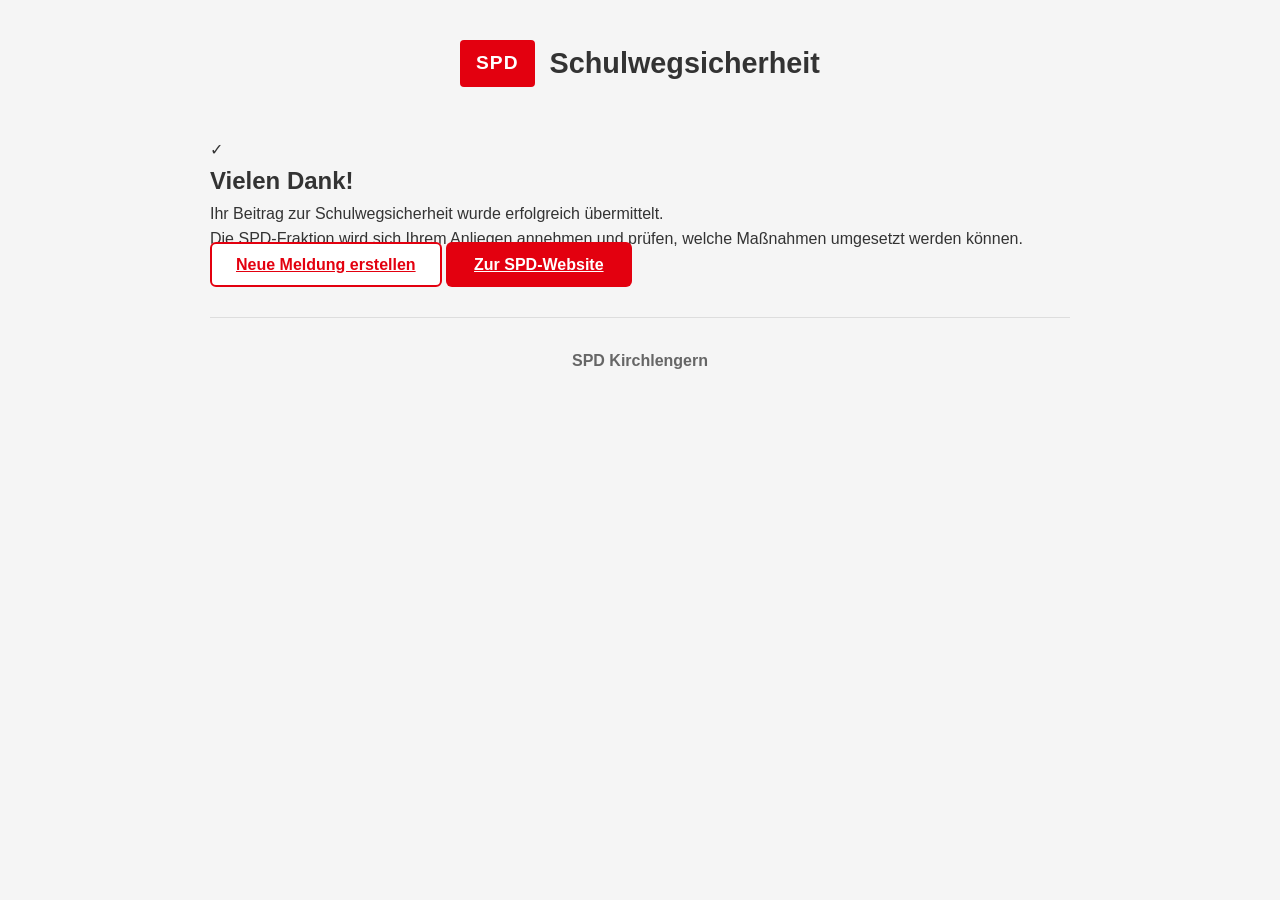
<file: danke.html>
<!DOCTYPE html>
<html lang="de">
<head>
    <meta charset="UTF-8">
    <meta name="viewport" content="width=device-width, initial-scale=1.0">
    <title>Danke für Ihre Beteiligung!</title>
    <link rel="stylesheet" href="styles.css">
</head>
<body>
    <div class="container">
        <header>
            <div class="logo">
                <span class="spd-logo">SPD</span>
                <h1>Schulwegsicherheit</h1>
            </div>
        </header>

        <main class="success-page">
            <div class="success-message">
                <div class="success-icon">✓</div>
                <h2>Vielen Dank!</h2>
                <p>Ihr Beitrag zur Schulwegsicherheit wurde erfolgreich übermittelt.</p>
                <p>Die SPD-Fraktion wird sich Ihrem Anliegen annehmen und prüfen, welche Maßnahmen umgesetzt werden können.</p>
                
                <div class="success-actions">
                    <a href="index.html" class="btn-secondary">Neue Meldung erstellen</a>
                    <a href="https://spd-kirchlengern.de" class="btn-primary" target="_blank">Zur SPD-Website</a>
                </div>
            </div>
        </main>

        <footer>
            <div class="footer-content">
                <p><strong>SPD Kirchlengern</strong></p>
            </div>
        </footer>
    </div>
</body>
</html>
</file>
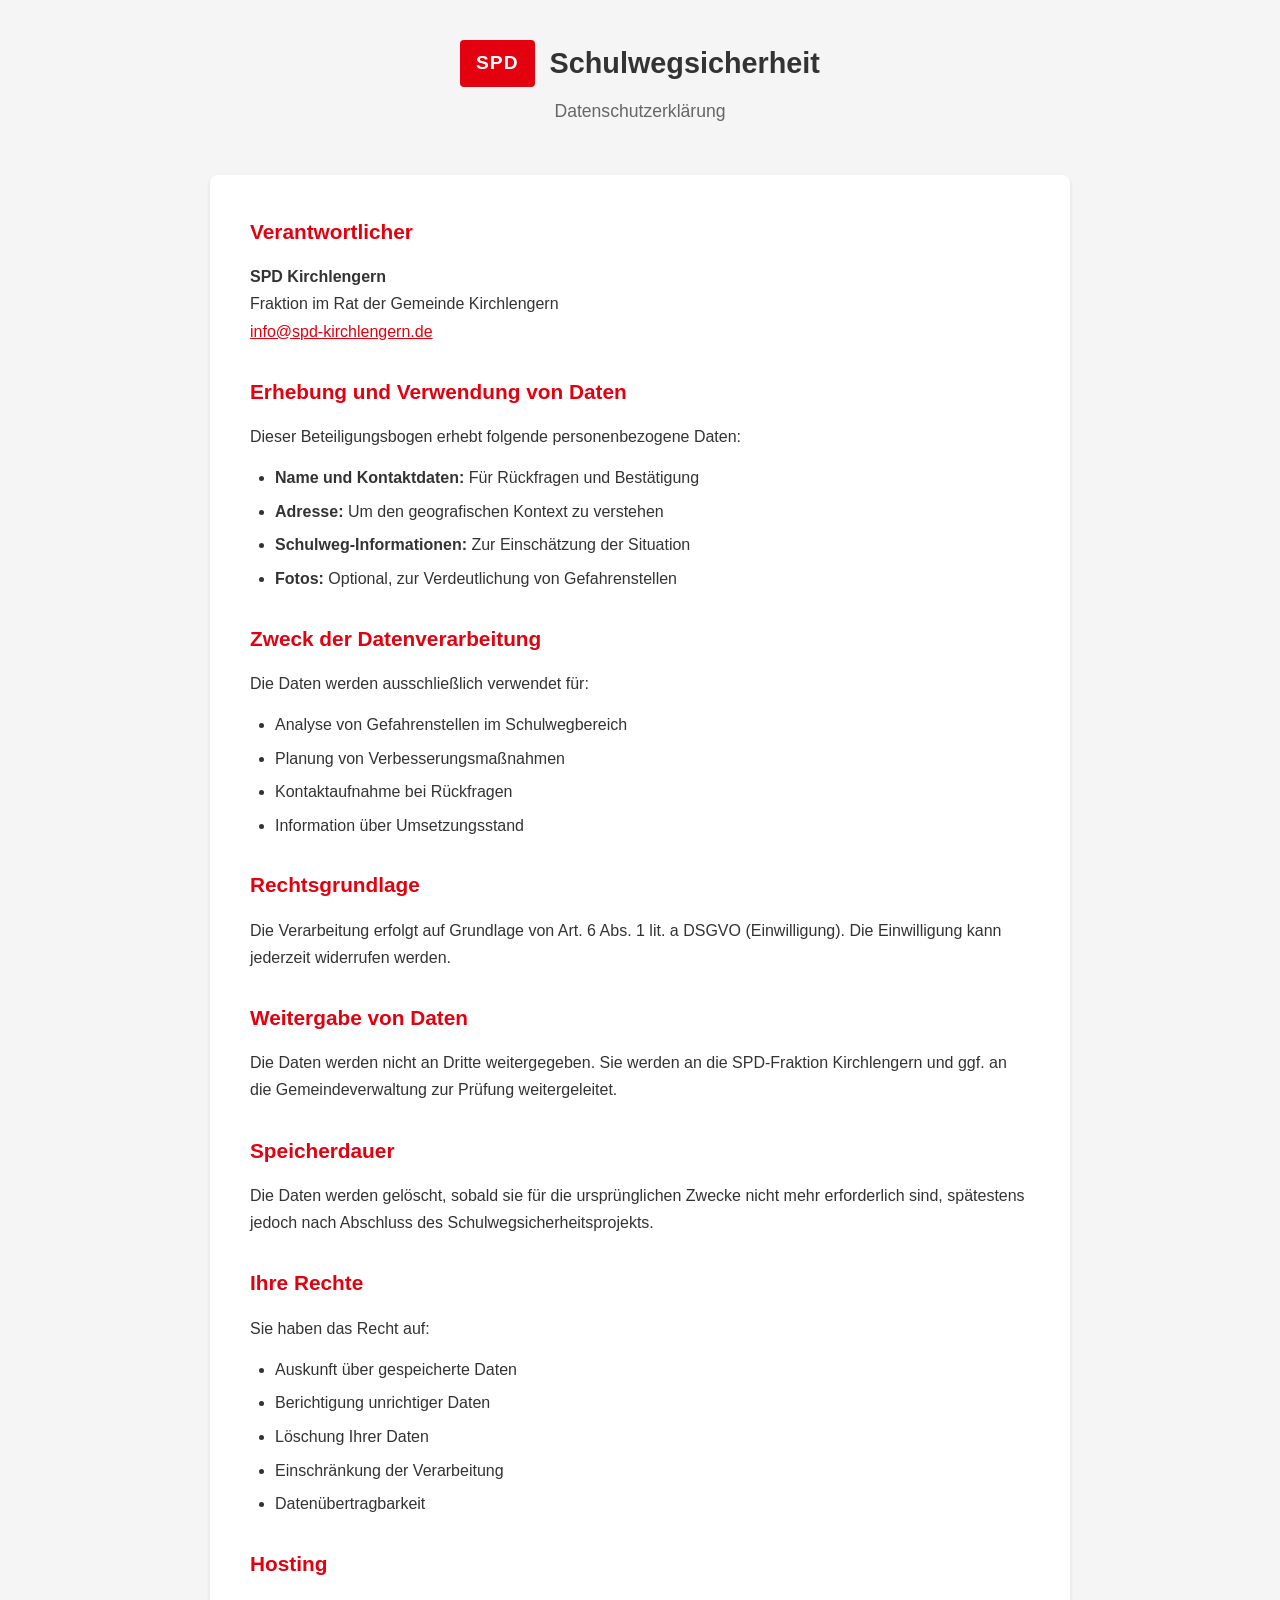
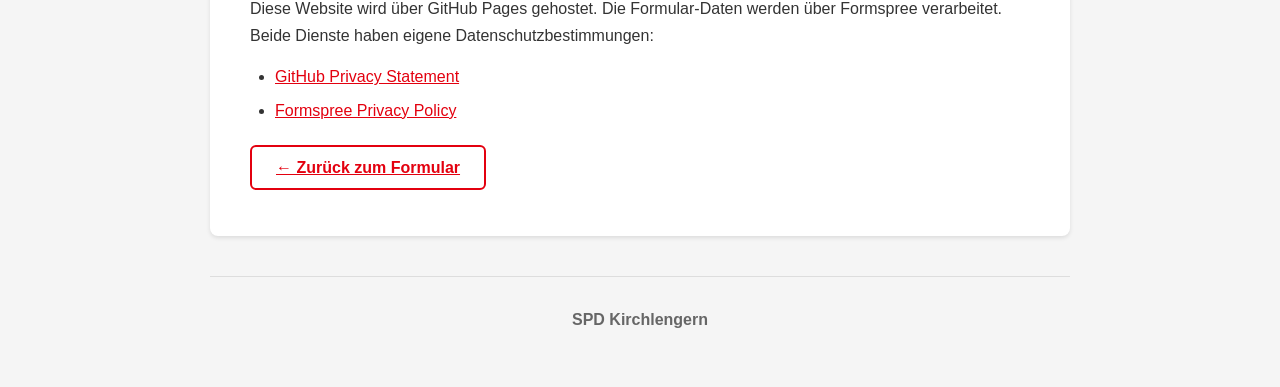
<file: datenschutz.html>
<!DOCTYPE html>
<html lang="de">
<head>
    <meta charset="UTF-8">
    <meta name="viewport" content="width=device-width, initial-scale=1.0">
    <title>Datenschutz - Schulwegsicherheit Kirchlengern</title>
    <link rel="stylesheet" href="styles.css">
    <style>
        .privacy-content {
            background: white;
            border-radius: 8px;
            padding: 40px;
            box-shadow: var(--shadow);
        }
        
        .privacy-content h2 {
            color: var(--spd-red);
            margin: 30px 0 15px;
            font-size: 1.3rem;
        }
        
        .privacy-content h2:first-child {
            margin-top: 0;
        }
        
        .privacy-content p {
            margin-bottom: 15px;
            line-height: 1.7;
        }
        
        .privacy-content ul {
            margin: 15px 0;
            padding-left: 25px;
        }
        
        .privacy-content li {
            margin-bottom: 8px;
        }
        
        .privacy-content a {
            color: var(--spd-red);
            word-break: break-all;
        }
    </style>
</head>
<body>
    <div class="container">
        <header>
            <div class="logo">
                <span class="spd-logo">SPD</span>
                <h1>Schulwegsicherheit</h1>
            </div>
            <p class="subtitle">Datenschutzerklärung</p>
        </header>

        <main>
            <div class="privacy-content">
                <h2>Verantwortlicher</h2>
                <p>
                    <strong>SPD Kirchlengern</strong><br>
                    Fraktion im Rat der Gemeinde Kirchlengern<br>
                    <a href="mailto:info@spd-kirchlengern.de">info@spd-kirchlengern.de</a>
                </p>

                <h2>Erhebung und Verwendung von Daten</h2>
                <p>Dieser Beteiligungsbogen erhebt folgende personenbezogene Daten:</p>
                <ul>
                    <li><strong>Name und Kontaktdaten:</strong> Für Rückfragen und Bestätigung</li>
                    <li><strong>Adresse:</strong> Um den geografischen Kontext zu verstehen</li>
                    <li><strong>Schulweg-Informationen:</strong> Zur Einschätzung der Situation</li>
                    <li><strong>Fotos:</strong> Optional, zur Verdeutlichung von Gefahrenstellen</li>
                </ul>

                <h2>Zweck der Datenverarbeitung</h2>
                <p>Die Daten werden ausschließlich verwendet für:</p>
                <ul>
                    <li>Analyse von Gefahrenstellen im Schulwegbereich</li>
                    <li>Planung von Verbesserungsmaßnahmen</li>
                    <li>Kontaktaufnahme bei Rückfragen</li>
                    <li>Information über Umsetzungsstand</li>
                </ul>

                <h2>Rechtsgrundlage</h2>
                <p>Die Verarbeitung erfolgt auf Grundlage von Art. 6 Abs. 1 lit. a DSGVO (Einwilligung). Die Einwilligung kann jederzeit widerrufen werden.</p>

                <h2>Weitergabe von Daten</h2>
                <p>Die Daten werden nicht an Dritte weitergegeben. Sie werden an die SPD-Fraktion Kirchlengern und ggf. an die Gemeindeverwaltung zur Prüfung weitergeleitet.</p>

                <h2>Speicherdauer</h2>
                <p>Die Daten werden gelöscht, sobald sie für die ursprünglichen Zwecke nicht mehr erforderlich sind, spätestens jedoch nach Abschluss des Schulwegsicherheitsprojekts.</p>

                <h2>Ihre Rechte</h2>
                <p>Sie haben das Recht auf:</p>
                <ul>
                    <li>Auskunft über gespeicherte Daten</li>
                    <li>Berichtigung unrichtiger Daten</li>
                    <li>Löschung Ihrer Daten</li>
                    <li>Einschränkung der Verarbeitung</li>
                    <li>Datenübertragbarkeit</li>
                </ul>

                <h2>Hosting</h2>
                <p>Diese Website wird über GitHub Pages gehostet. Die Formular-Daten werden über Formspree verarbeitet. Beide Dienste haben eigene Datenschutzbestimmungen:</p>
                <ul>
                    <li><a href="https://docs.github.com/de/site-policy/privacy-policies/github-privacy-statement" target="_blank">GitHub Privacy Statement</a></li>
                    <li><a href="https://formspree.io/legal/privacy-policy" target="_blank">Formspree Privacy Policy</a></li>
                </ul>
                
                <p style="margin-top: 30px;">
                    <a href="index.html" class="btn-secondary">← Zurück zum Formular</a>
                </p>
            </div>
        </main>

        <footer>
            <div class="footer-content">
                <p><strong>SPD Kirchlengern</strong></p>
            </div>
        </footer>
    </div>
</body>
</html>
</file>
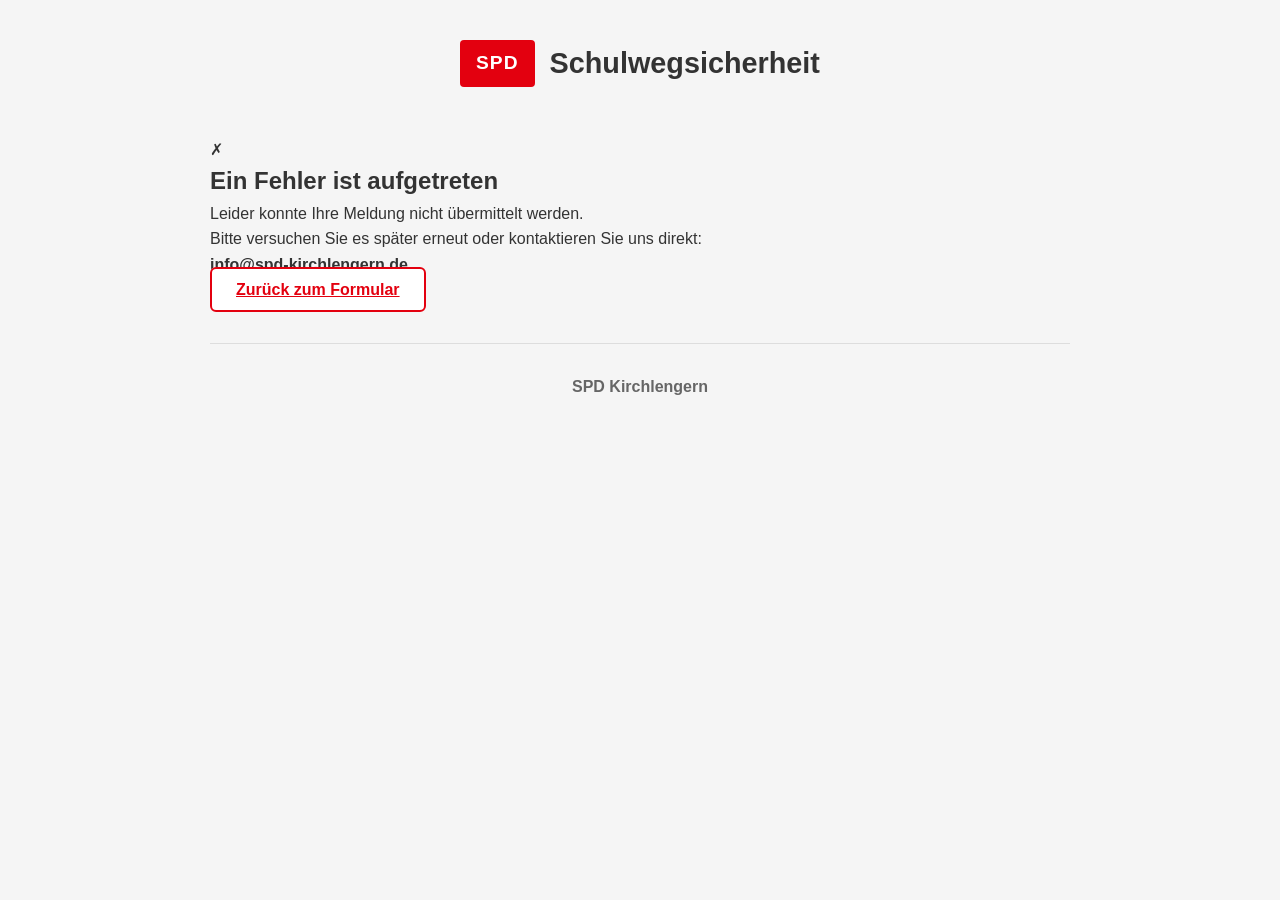
<file: fehler.html>
<!DOCTYPE html>
<html lang="de">
<head>
    <meta charset="UTF-8">
    <meta name="viewport" content="width=device-width, initial-scale=1.0">
    <title>Fehler - Schulwegsicherheit Kirchlengern</title>
    <link rel="stylesheet" href="styles.css">
</head>
<body>
    <div class="container">
        <header>
            <div class="logo">
                <span class="spd-logo">SPD</span>
                <h1>Schulwegsicherheit</h1>
            </div>
        </header>

        <main class="error-page">
            <div class="error-message">
                <div class="error-icon">✗</div>
                <h2>Ein Fehler ist aufgetreten</h2>
                <p>Leider konnte Ihre Meldung nicht übermittelt werden.</p>
                <p>Bitte versuchen Sie es später erneut oder kontaktieren Sie uns direkt:</p>
                
                <p><strong>info@spd-kirchlengern.de</strong></p>
                
                <div class="error-actions">
                    <a href="index.html" class="btn-secondary">Zurück zum Formular</a>
                </div>
            </div>
        </main>

        <footer>
            <div class="footer-content">
                <p><strong>SPD Kirchlengern</strong></p>
            </div>
        </footer>
    </div>
</body>
</html>
</file>
<file: styles.css>
:root {
    --spd-red: #e3000f;
    --spd-dark-red: #b8000c;
    --background: #f5f5f5;
    --text: #333;
    --border: #ddd;
    --success: #28a745;
    --error: #dc3545;
    --shadow: 0 2px 4px rgba(0,0,0,0.1);
    --shadow-hover: 0 4px 8px rgba(0,0,0,0.15);
}

* {
    margin: 0;
    padding: 0;
    box-sizing: border-box;
}

body {
    font-family: -apple-system, BlinkMacSystemFont, 'Segoe UI', Roboto, Oxygen, Ubuntu, sans-serif;
    background: var(--background);
    color: var(--text);
    line-height: 1.6;
    min-height: 100vh;
}

.container {
    max-width: 900px;
    margin: 0 auto;
    padding: 20px;
}

/* Header */
header {
    text-align: center;
    margin-bottom: 30px;
    padding: 20px 0;
}

.logo {
    display: flex;
    align-items: center;
    justify-content: center;
    gap: 15px;
    flex-wrap: wrap;
}

.spd-logo {
    background: var(--spd-red);
    color: white;
    padding: 8px 16px;
    border-radius: 4px;
    font-weight: bold;
    font-size: 1.2rem;
    letter-spacing: 1px;
}

h1 {
    font-size: 1.8rem;
    color: var(--text);
}

.subtitle {
    color: #666;
    margin-top: 10px;
    font-size: 1.1rem;
}

/* Form Sections */
.form-section {
    background: white;
    border-radius: 8px;
    padding: 25px;
    margin-bottom: 25px;
    box-shadow: var(--shadow);
}

.form-section h2 {
    color: var(--spd-red);
    margin-bottom: 20px;
    padding-bottom: 10px;
    border-bottom: 2px solid var(--spd-red);
    font-size: 1.3rem;
}

.hint {
    background: #e8f4f8;
    border-left: 4px solid #17a2b8;
    padding: 12px 15px;
    margin-bottom: 20px;
    border-radius: 4px;
    color: #0c5460;
}

/* Form Elements */
.form-group {
    margin-bottom: 20px;
}

.form-row {
    display: grid;
    grid-template-columns: 1fr 1fr;
    gap: 20px;
}

label {
    display: block;
    margin-bottom: 8px;
    font-weight: 500;
    color: #444;
}

input[type="text"],
input[type="email"],
textarea {
    width: 100%;
    padding: 12px;
    border: 1px solid var(--border);
    border-radius: 6px;
    font-size: 1rem;
    transition: border-color 0.2s, box-shadow 0.2s;
}

input:focus,
textarea:focus {
    outline: none;
    border-color: var(--spd-red);
    box-shadow: 0 0 0 3px rgba(227, 0, 15, 0.1);
}

textarea {
    resize: vertical;
    min-height: 80px;
}

/* Buttons */
.btn-primary {
    background: var(--spd-red);
    color: white;
    border: none;
    padding: 14px 28px;
    font-size: 1rem;
    font-weight: bold;
    border-radius: 6px;
    cursor: pointer;
    transition: background 0.2s, transform 0.1s;
}

.btn-primary:hover {
    background: var(--spd-dark-red);
}

.btn-primary:active {
    transform: scale(0.98);
}

.btn-primary:disabled {
    background: #ccc;
    cursor: not-allowed;
}

.btn-secondary {
    background: white;
    color: var(--spd-red);
    border: 2px solid var(--spd-red);
    padding: 12px 24px;
    font-size: 1rem;
    font-weight: bold;
    border-radius: 6px;
    cursor: pointer;
    transition: all 0.2s;
}

.btn-secondary:hover {
    background: var(--spd-red);
    color: white;
}

.btn-danger {
    background: var(--error);
    color: white;
    border: none;
    padding: 8px 16px;
    border-radius: 4px;
    cursor: pointer;
    font-size: 0.9rem;
}

.btn-remove {
    background: none;
    border: none;
    color: #999;
    font-size: 1.5rem;
    cursor: pointer;
    padding: 0 8px;
}

.btn-remove:hover {
    color: var(--error);
}

.form-actions {
    margin-top: 30px;
    display: flex;
    gap: 15px;
    justify-content: center;
    flex-wrap: wrap;
}

/* Map */
#karte-container {
    margin: 20px 0;
    border-radius: 8px;
    overflow: hidden;
    box-shadow: var(--shadow);
}

#map {
    height: 500px;
    width: 100%;
}

/* Custom Markers */
.custom-marker {
    font-size: 24px;
    text-align: center;
    line-height: 30px;
}

.start-marker {
    font-size: 28px;
}

.end-marker {
    font-size: 28px;
}

.danger-marker {
    position: relative;
}

.marker-number {
    position: absolute;
    bottom: -5px;
    right: -5px;
    background: var(--spd-red);
    color: white;
    border-radius: 50%;
    width: 20px;
    height: 20px;
    font-size: 12px;
    line-height: 20px;
    font-weight: bold;
}

/* Marker Popup */
.marker-popup {
    min-width: 200px;
}

.marker-popup h4 {
    margin-bottom: 10px;
    color: var(--spd-red);
}

.marker-popup textarea {
    width: 100%;
    margin-bottom: 10px;
    padding: 8px;
    border: 1px solid var(--border);
    border-radius: 4px;
}

.marker-actions {
    display: flex;
    gap: 10px;
    justify-content: flex-end;
}

.marker-actions button {
    padding: 8px 16px;
    border: none;
    border-radius: 4px;
    cursor: pointer;
    font-size: 0.9rem;
}

.marker-actions button:first-child {
    background: var(--spd-red);
    color: white;
}

/* Markierungen Liste */
.markierungen-container {
    margin-top: 20px;
    padding: 15px;
    background: #f8f9fa;
    border-radius: 6px;
}

.markierungen-container h3 {
    margin-bottom: 15px;
    color: #444;
}

.keine-markierungen {
    color: #666;
    font-style: italic;
}

.markierung-item {
    display: flex;
    align-items: center;
    gap: 10px;
    padding: 10px;
    background: white;
    border-radius: 4px;
    margin-bottom: 8px;
    border-left: 3px solid var(--spd-red);
}

.markierung-nummer {
    background: var(--spd-red);
    color: white;
    width: 24px;
    height: 24px;
    border-radius: 50%;
    display: flex;
    align-items: center;
    justify-content: center;
    font-weight: bold;
    font-size: 0.9rem;
    flex-shrink: 0;
}

.markierung-text {
    flex: 1;
    font-size: 0.95rem;
    overflow: hidden;
    text-overflow: ellipsis;
    white-space: nowrap;
}

/* PDF Preview */
.pdf-preview {
    background: white;
    border: 1px solid #ddd;
    padding: 40px;
    margin: 20px 0;
    box-shadow: 0 4px 12px rgba(0,0,0,0.1);
}

.pdf-header {
    text-align: center;
    margin-bottom: 30px;
    padding-bottom: 20px;
    border-bottom: 3px solid var(--spd-red);
}

.pdf-header h3 {
    color: var(--spd-red);
    font-size: 1.5rem;
    margin-bottom: 5px;
}

.pdf-route-info {
    background: #f8f9fa;
    padding: 15px;
    border-radius: 6px;
    margin-bottom: 20px;
}

.pdf-info-row {
    margin-bottom: 8px;
}

.pdf-karte {
    margin: 20px 0;
    text-align: center;
    border: 1px solid #ddd;
    border-radius: 4px;
    overflow: hidden;
}

.pdf-karte img {
    max-width: 100%;
    height: auto;
}

.pdf-markierungen {
    margin: 20px 0;
}

.pdf-markierungen h4 {
    color: var(--spd-red);
    margin-bottom: 15px;
}

.pdf-markierung-item {
    padding: 10px;
    margin-bottom: 10px;
    background: #fff5f5;
    border-left: 3px solid var(--spd-red);
    border-radius: 4px;
}

.pdf-notizen {
    margin: 20px 0;
    padding: 15px;
    background: #f8f9fa;
    border-radius: 6px;
}

.pdf-notizen h4 {
    color: #444;
    margin-bottom: 10px;
}

.pdf-kontakt {
    margin: 20px 0;
    padding: 15px;
    background: #e8f4f8;
    border-radius: 6px;
    border-left: 4px solid #17a2b8;
}

.pdf-kontakt h4 {
    color: #0c5460;
    margin-bottom: 10px;
}

.pdf-kontakt p {
    margin-bottom: 5px;
}

.pdf-footer {
    margin-top: 30px;
    padding-top: 20px;
    border-top: 1px solid #ddd;
    text-align: center;
    color: #666;
    font-size: 0.9rem;
}

/* Footer */
footer {
    margin-top: 40px;
    padding: 30px 0;
    border-top: 1px solid var(--border);
    text-align: center;
}

.footer-content {
    color: #666;
}

.footer-content p {
    margin-bottom: 5px;
}

.footer-content a {
    color: var(--spd-red);
    text-decoration: none;
}

.footer-content a:hover {
    text-decoration: underline;
}

/* Print Styles */
@media print {
    body {
        background: white;
    }
    
    .container {
        max-width: 100%;
        padding: 0;
    }
    
    header,
    footer,
    .form-actions,
    #step-1,
    #step-2,
    #step-3 {
        display: none !important;
    }
    
    #step-4 {
        display: block !important;
    }
    
    .pdf-preview {
        box-shadow: none;
        border: none;
        padding: 0;
    }
    
    .form-section {
        box-shadow: none;
        border: none;
        padding: 0;
    }
}

/* Responsive */
@media (max-width: 768px) {
    .container {
        padding: 15px;
    }
    
    h1 {
        font-size: 1.4rem;
    }
    
    .logo {
        flex-direction: column;
        gap: 10px;
    }
    
    .form-row {
        grid-template-columns: 1fr;
        gap: 15px;
    }
    
    #map {
        height: 400px;
    }
    
    .form-actions {
        flex-direction: column;
    }
    
    .btn-primary,
    .btn-secondary {
        width: 100%;
    }
    
    .pdf-preview {
        padding: 20px;
    }
}
</file>
